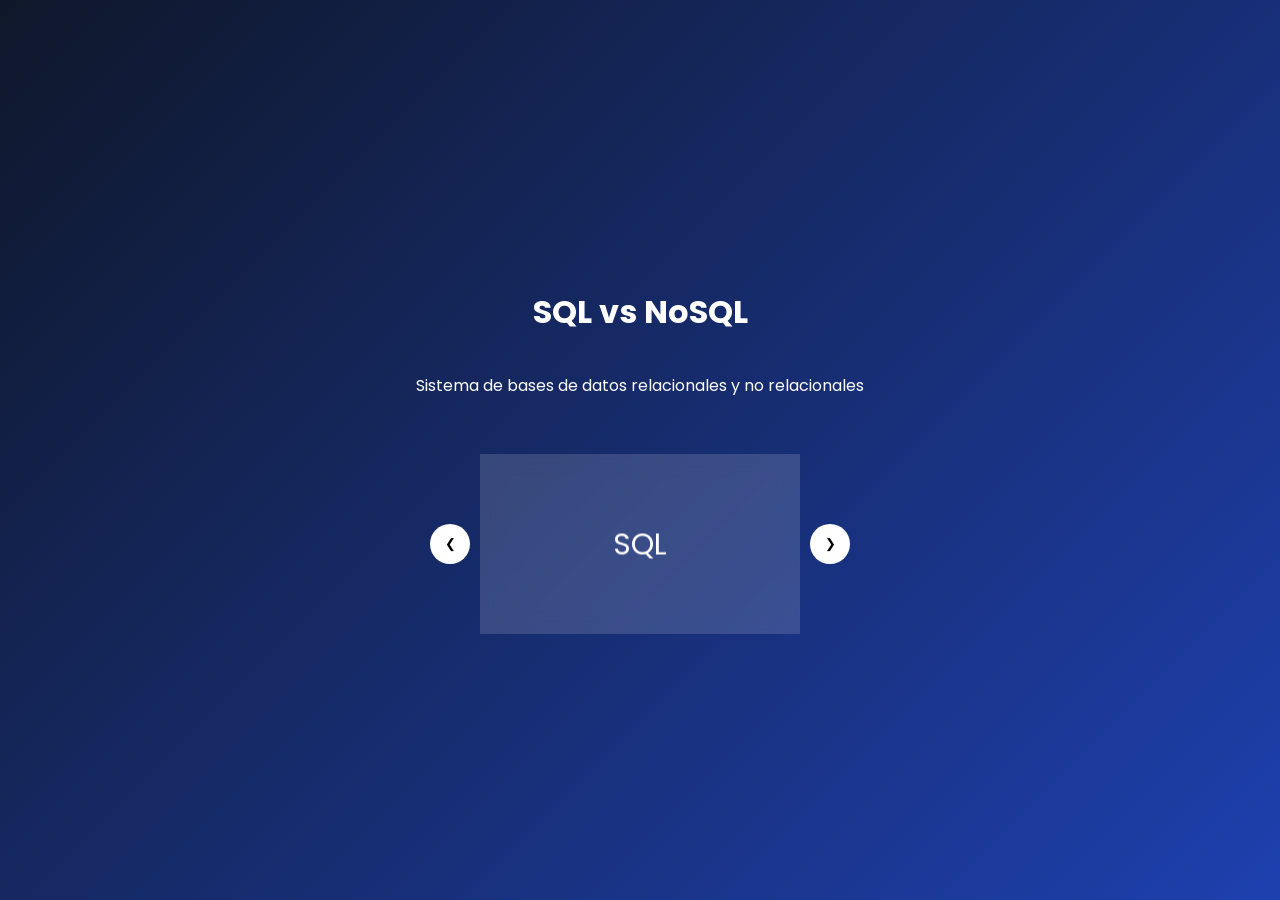
<file: index.html>
<!DOCTYPE html>
<html lang="es">
<head>
    <meta charset="UTF-8">
    <meta name="viewport" content="width=device-width, initial-scale=1.0">
    <title>SQL vs NoSQL</title>

    <link rel="stylesheet" href="styles/index.css">
    <link href="https://fonts.googleapis.com/css2?family=Poppins:wght@300;500;600;700&display=swap" rel="stylesheet">
</head>

<body>

<header class="hero">

    <h1>SQL vs NoSQL</h1>
    <p>Sistema de bases de datos relacionales y no relacionales</p>

    <!-- CARRUSEL CARTAS -->
    <div class="carousel">

        <button class="btn" onclick="move(-1)">❮</button>

        <div class="viewport">
            <div class="track" id="track">

                <a href="html/1_sql.html" class="card">SQL</a>
                <a href="html/2_nosql.html" class="card">NoSQL</a>
                <a href="html/3_comparacion.html" class="card">Comparación</a>

            </div>
        </div>

        <button class="btn" onclick="move(1)">❯</button>

    </div>

</header>

<script src="scripts/script.js"></script>
</body>
</html>
</file>
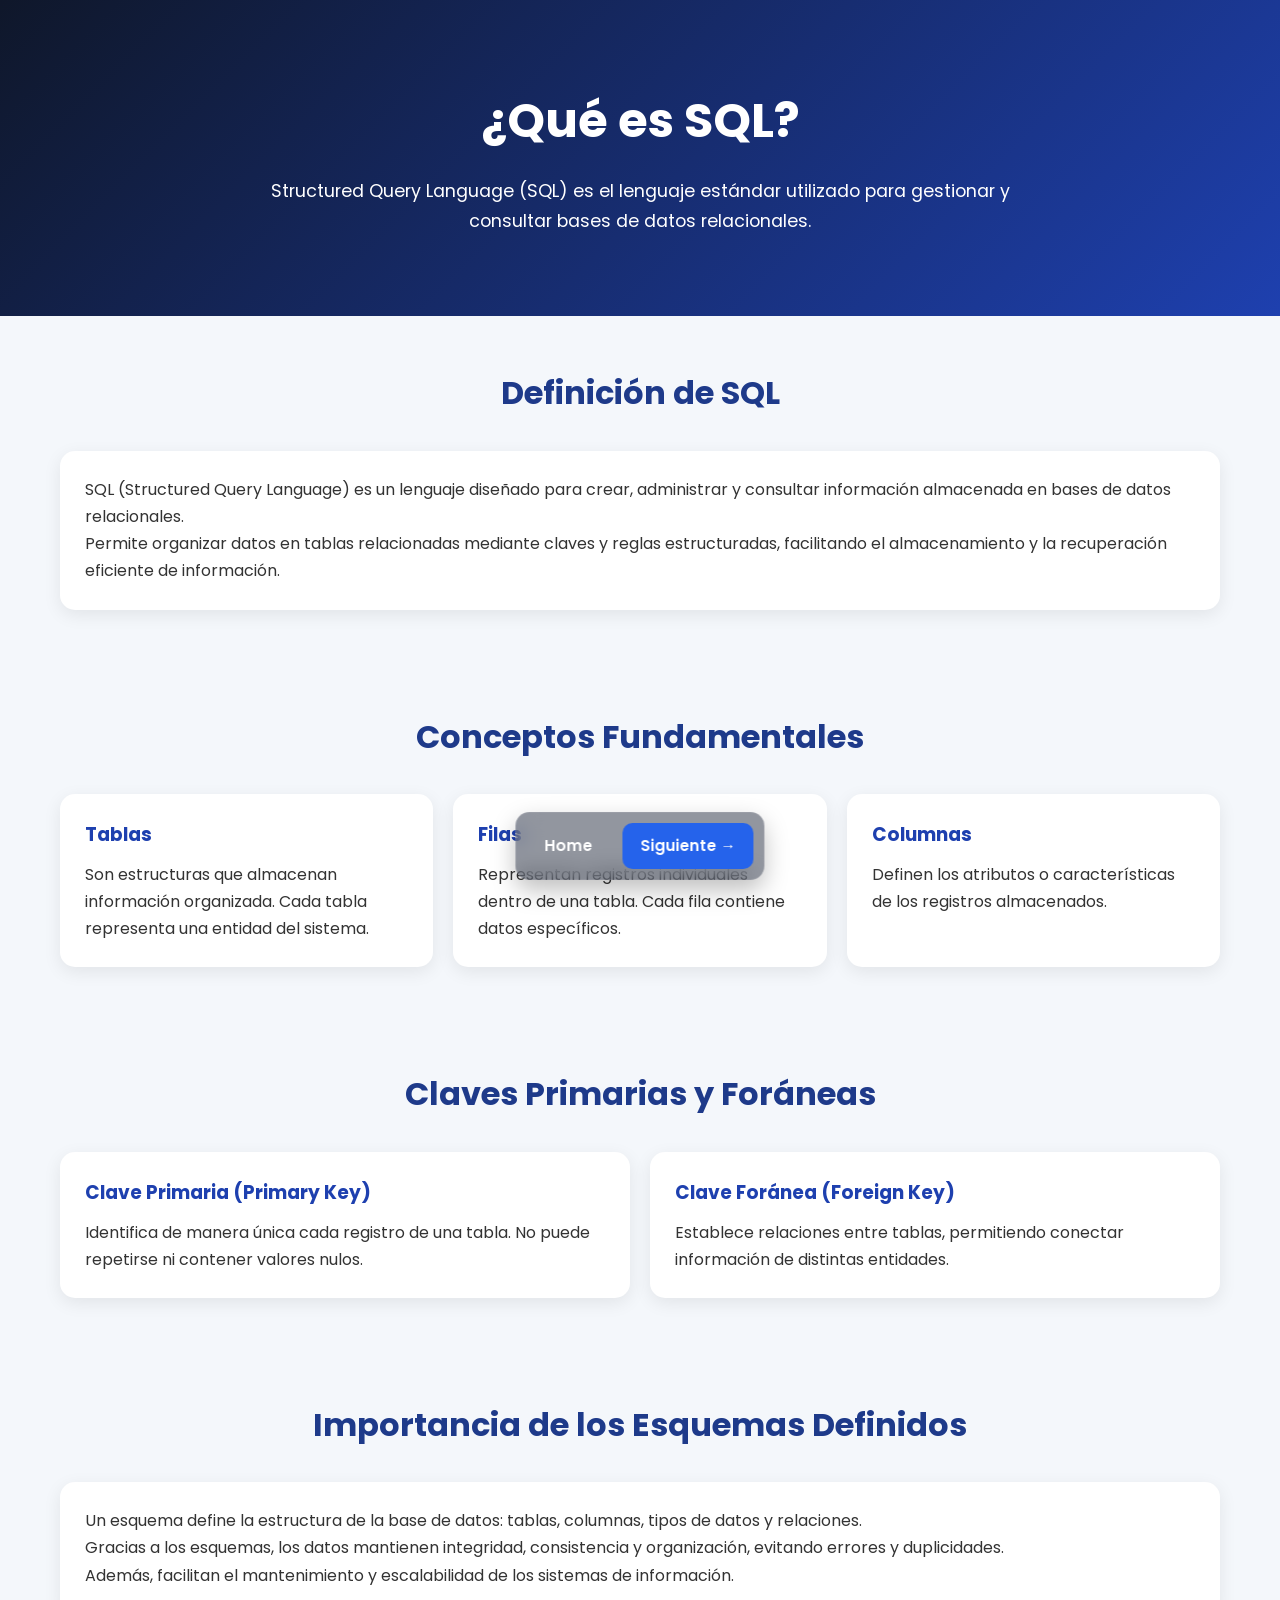
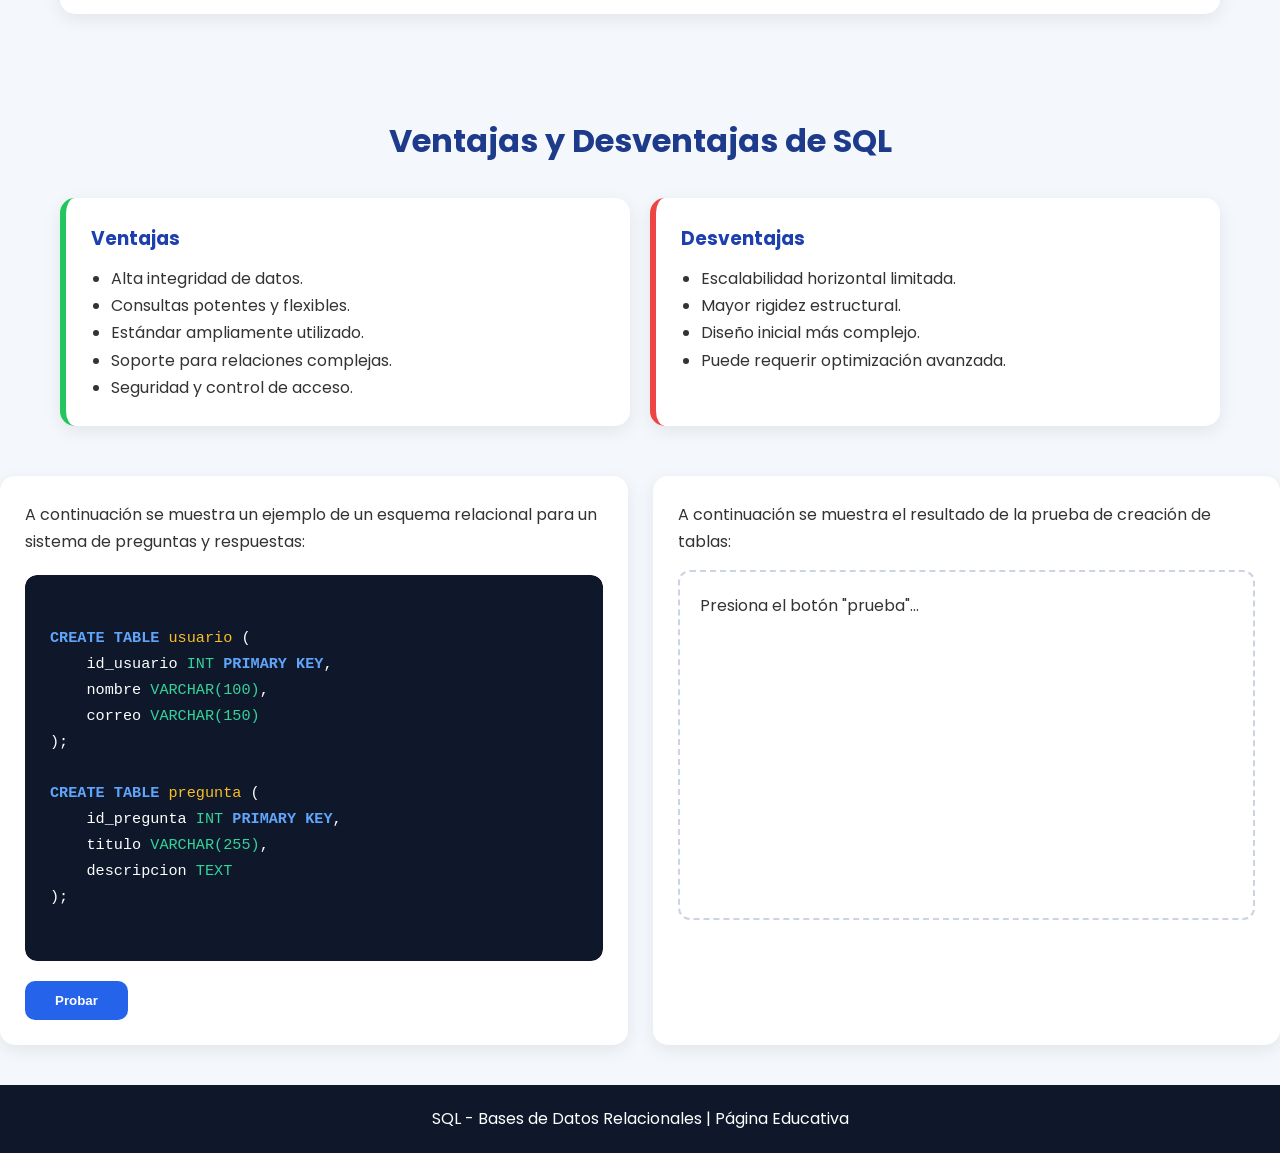
<file: html/1_sql.html>
<!DOCTYPE html>
<html lang="es">
<head>
    <meta charset="UTF-8">
    <meta name="viewport" content="width=device-width, initial-scale=1.0">
    <title>¿Qué es SQL?</title>

    <!-- Enlace al archivo CSS externo -->
    <link rel="stylesheet" href="../styles/1_sql.css">
    <!-- Fuente moderna de Google Fonts -->
    <link href="https://fonts.googleapis.com/css2?family=Poppins:wght@300;400;500;600;700&display=swap" rel="stylesheet">
</head>
<body>

    <!-- Encabezado principal -->
    <header class="hero">
        <div class="hero-content">
            <h1>¿Qué es SQL?</h1>
            <p>
                Structured Query Language (SQL) es el lenguaje estándar utilizado
                para gestionar y consultar bases de datos relacionales.
            </p>
        </div>
    </header>


    <main>

        <!-- Definición de SQL -->
        <section class="section">
            <h2>Definición de SQL</h2>

                        <!-- Barra de navegación flotante -->
            <div class="nav-bar">
                <a href="../index.html" class="nav-btn">Home</a>
                <a href="2_nosql.html" class="nav-btn primary">Siguiente →</a>
            </div>

            <div class="card">
                <p>
                    SQL (Structured Query Language) es un lenguaje diseñado para
                    crear, administrar y consultar información almacenada en
                    bases de datos relacionales.
                </p>

                <p>
                    Permite organizar datos en tablas relacionadas mediante claves
                    y reglas estructuradas, facilitando el almacenamiento y la
                    recuperación eficiente de información.
                </p>
            </div>
        </section>

        <!-- Conceptos fundamentales -->
        <section class="section">
            <h2>Conceptos Fundamentales</h2>

            <div class="cards-container">

                <div class="card">
                    <h3> Tablas</h3>
                    <p>
                        Son estructuras que almacenan información organizada.
                        Cada tabla representa una entidad del sistema.
                    </p>
                </div>

                <div class="card">
                    <h3> Filas</h3>
                    <p>
                        Representan registros individuales dentro de una tabla.
                        Cada fila contiene datos específicos.
                    </p>
                </div>

                <div class="card">
                    <h3> Columnas</h3>
                    <p>
                        Definen los atributos o características de los registros
                        almacenados.
                    </p>
                </div>

            </div>
        </section>

        <!-- Claves -->
        <section class="section">
            <h2>Claves Primarias y Foráneas</h2>

            <div class="cards-container">

                <div class="card">
                    <h3> Clave Primaria (Primary Key)</h3>
                    <p>
                        Identifica de manera única cada registro de una tabla.
                        No puede repetirse ni contener valores nulos.
                    </p>
                </div>

                <div class="card">
                    <h3> Clave Foránea (Foreign Key)</h3>
                    <p>
                        Establece relaciones entre tablas, permitiendo conectar
                        información de distintas entidades.
                    </p>
                </div>

            </div>
        </section>

        <!-- Esquemas -->
        <section class="section">
            <h2>Importancia de los Esquemas Definidos</h2>

            <div class="card">
                <p>
                    Un esquema define la estructura de la base de datos:
                    tablas, columnas, tipos de datos y relaciones.
                </p>

                <p>
                    Gracias a los esquemas, los datos mantienen integridad,
                    consistencia y organización, evitando errores y duplicidades.
                </p>

                <p>
                    Además, facilitan el mantenimiento y escalabilidad de los
                    sistemas de información.
                </p>
            </div>
        </section>

        <!-- Ventajas y desventajas -->
        <section class="section">
            <h2>Ventajas y Desventajas de SQL</h2>

            <div class="cards-container">

                <div class="card success">
                    <h3>Ventajas</h3>
                    <ul>
                        <li>Alta integridad de datos.</li>
                        <li>Consultas potentes y flexibles.</li>
                        <li>Estándar ampliamente utilizado.</li>
                        <li>Soporte para relaciones complejas.</li>
                        <li>Seguridad y control de acceso.</li>
                    </ul>
                </div>

                <div class="card danger">
                    <h3>Desventajas</h3>
                    <ul>
                        <li>Escalabilidad horizontal limitada.</li>
                        <li>Mayor rigidez estructural.</li>
                        <li>Diseño inicial más complejo.</li>
                        <li>Puede requerir optimización avanzada.</li>
                    </ul>
                </div>

            </div>
        </section>

<div class="practica-container">

    <!-- Columna izquierda -->
    <div class="card practica-sql">
        <p>
            A continuación se muestra un ejemplo de un esquema relacional
            para un sistema de preguntas y respuestas:
        </p>

        <div class="code-container">
            <pre><code>
<span class="keyword">CREATE TABLE</span> <span class="table">usuario</span> (
    id_usuario <span class="type">INT</span> <span class="keyword">PRIMARY KEY</span>,
    nombre <span class="type">VARCHAR(100)</span>,
    correo <span class="type">VARCHAR(150)</span>
);

<span class="keyword">CREATE TABLE</span> <span class="table">pregunta</span> (
    id_pregunta <span class="type">INT</span> <span class="keyword">PRIMARY KEY</span>,
    titulo <span class="type">VARCHAR(255)</span>,
    descripcion <span class="type">TEXT</span>
);
            </code></pre>
        </div>

        <button class="btn-probar">Probar</button>
    </div>

    <!-- Columna derecha -->
    <div class="card practica-resultado">
        <p>
            A continuación se muestra el resultado de la prueba de creación de tablas:
        </p>

        <div class="result-box">
            Presiona el botón "prueba"...
        </div>
    </div>

</div>

    </main>

    <!-- Pie de página -->
    <footer>
        <p>SQL - Bases de Datos Relacionales | Página Educativa</p>
    </footer>

<script src="../scripts/script.js"></script>
</body>
</html>
</file>
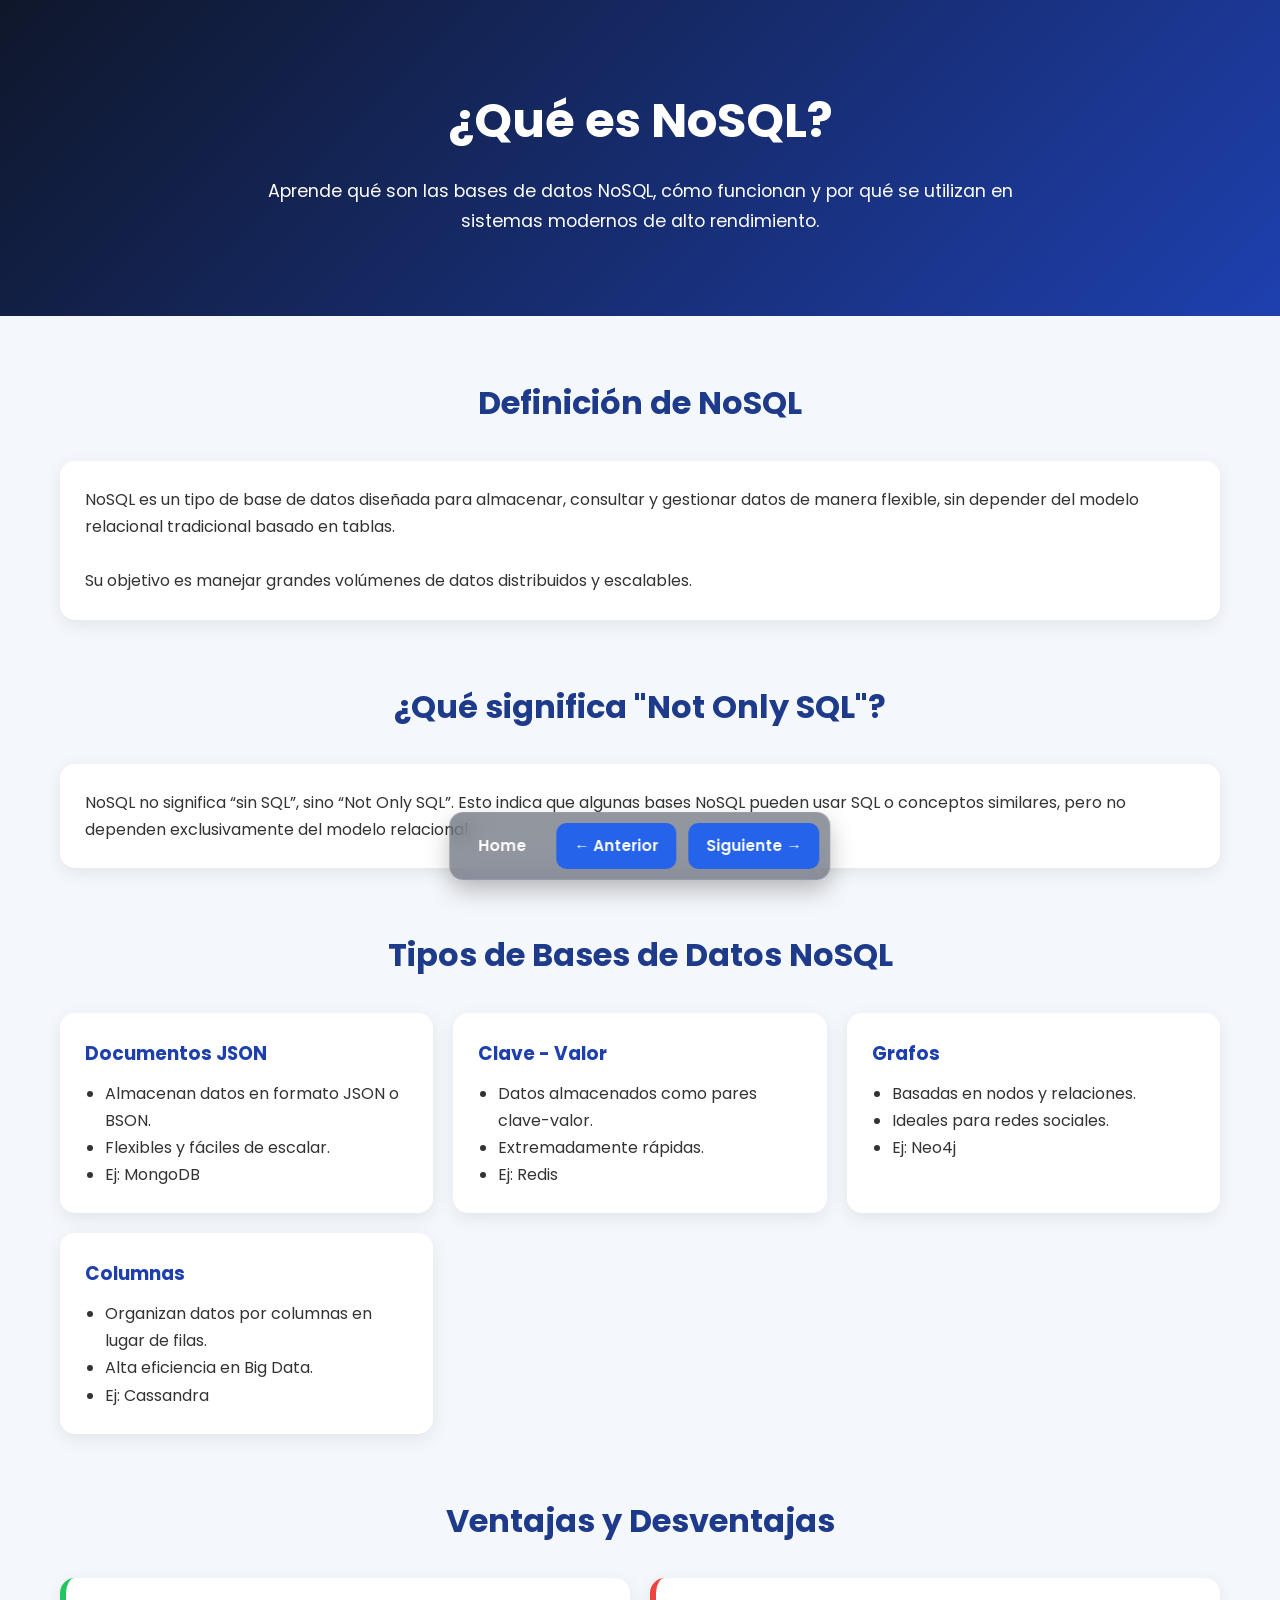
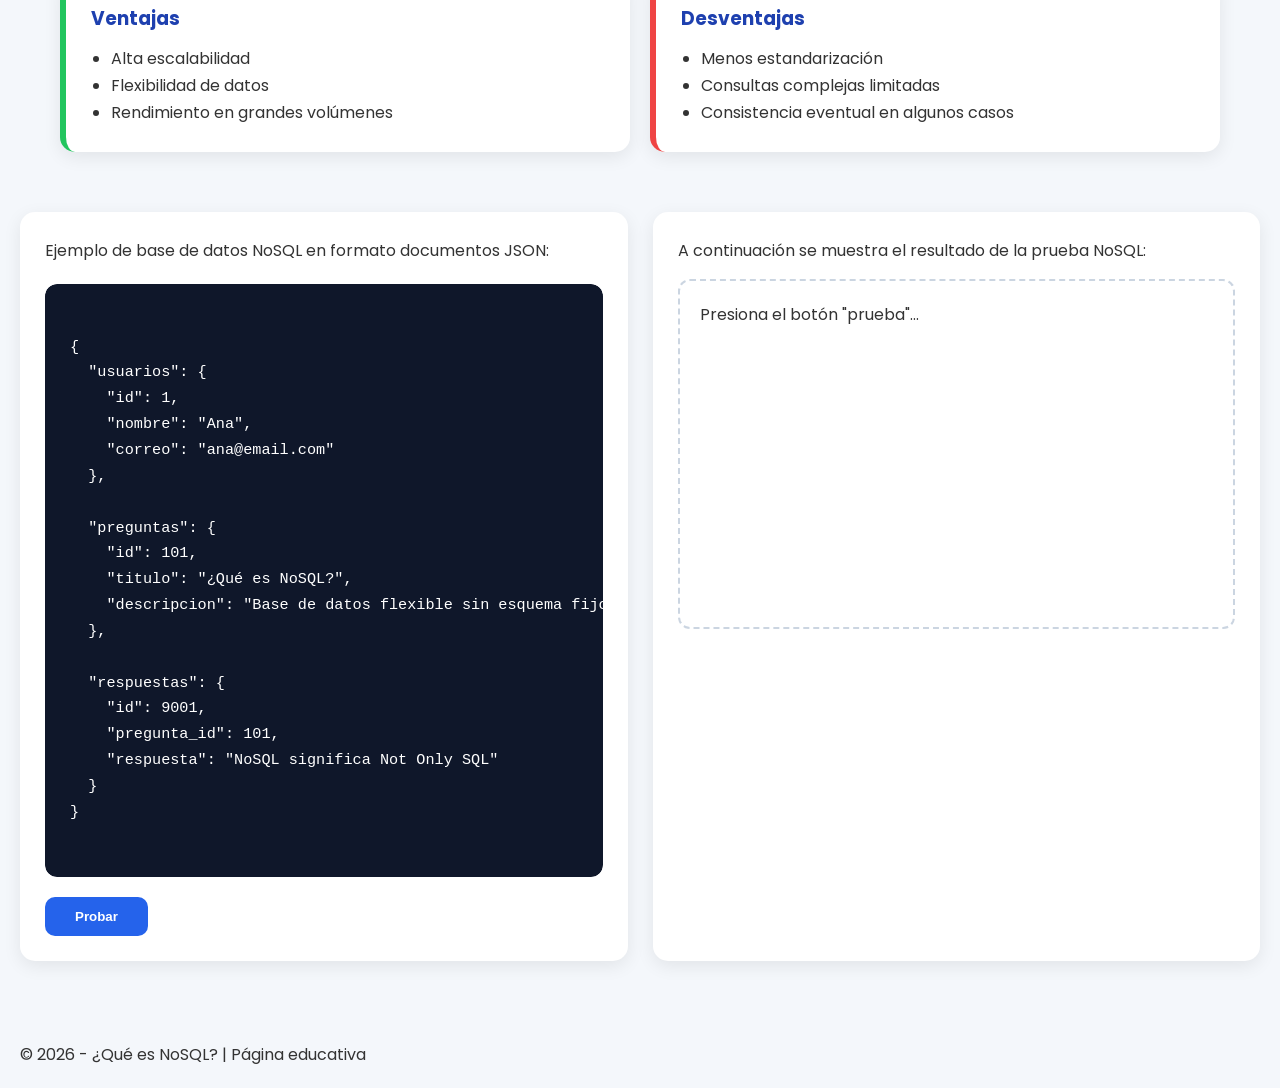
<file: html/2_nosql.html>
<!DOCTYPE html>
<html lang="es">
<head>
    <meta charset="UTF-8">
    <meta name="viewport" content="width=device-width, initial-scale=1.0">
    <title>¿Qué es NoSQL?</title>

    <!-- Fuente moderna -->
    <link href="https://fonts.googleapis.com/css2?family=Poppins:wght@300;400;600;700&display=swap" rel="stylesheet">

    <!-- CSS externo -->
    <link rel="stylesheet" href="../styles/2_nosql.css">
</head>

<body>

<header class="hero">
    <h1>¿Qué es NoSQL?</h1>
    <p>
        Aprende qué son las bases de datos NoSQL, cómo funcionan y por qué se utilizan en sistemas modernos de alto rendimiento.
    </p>
</header>

<section class="section">
    <h2>Definición de NoSQL</h2>
    <div class="card">
        <p>
            NoSQL es un tipo de base de datos diseñada para almacenar, consultar y gestionar datos de manera flexible,
            sin depender del modelo relacional tradicional basado en tablas.
        </p>
        <br>
        <p>
            Su objetivo es manejar grandes volúmenes de datos distribuidos y escalables.
        </p>
    </div>
</section>

        <div class="nav-bar">
            <a href="../index.html" class="nav-btn"> Home</a>
            <a href="1_sql.html" class="nav-btn primary">← Anterior</a>
            <a href="3_comparacion.html" class="nav-btn primary">Siguiente →</a>
        </div>

<section class="section">
    <h2>¿Qué significa "Not Only SQL"?</h2>
    <div class="card">
        <p>
            NoSQL no significa “sin SQL”, sino “Not Only SQL”.
            Esto indica que algunas bases NoSQL pueden usar SQL o conceptos similares,
            pero no dependen exclusivamente del modelo relacional.
        </p>
    </div>
</section>

<section class="section">
    <h2>Tipos de Bases de Datos NoSQL</h2>

    <div class="cards-container">

        <div class="card">
            <h3> Documentos JSON</h3>
            <ul>
                <li>Almacenan datos en formato JSON o BSON.</li>
                <li>Flexibles y fáciles de escalar.</li>
                <li>Ej: MongoDB</li>
            </ul>
        </div>

        <div class="card">
            <h3> Clave - Valor</h3>
            <ul>
                <li>Datos almacenados como pares clave-valor.</li>
                <li>Extremadamente rápidas.</li>
                <li>Ej: Redis</li>
            </ul>
        </div>

        <div class="card">
            <h3> Grafos</h3>
            <ul>
                <li>Basadas en nodos y relaciones.</li>
                <li>Ideales para redes sociales.</li>
                <li>Ej: Neo4j</li>
            </ul>
        </div>

        <div class="card">
            <h3> Columnas</h3>
            <ul>
                <li>Organizan datos por columnas en lugar de filas.</li>
                <li>Alta eficiencia en Big Data.</li>
                <li>Ej: Cassandra</li>
            </ul>
        </div>

    </div>
</section>


<section class="section">
    <h2>Ventajas y Desventajas</h2>

    <div class="cards-container">

        <div class="card success">
            <h3>Ventajas</h3>
            <ul>
                <li>Alta escalabilidad</li>
                <li>Flexibilidad de datos</li>
                <li>Rendimiento en grandes volúmenes</li>
            </ul>
        </div>

        <div class="card danger">
            <h3>Desventajas</h3>
            <ul>
                <li>Menos estandarización</li>
                <li>Consultas complejas limitadas</li>
                <li>Consistencia eventual en algunos casos</li>
            </ul>
        </div>

    </div>
</section>


<div class="practica-container">

    <!-- Columna izquierda -->
    <div class="card practica-sql">

        <p>
            Ejemplo de base de datos NoSQL en formato documentos JSON:
        </p>

        <div class="code-container">
            <pre><code>
{
  "usuarios": {
    "id": 1,
    "nombre": "Ana",
    "correo": "ana@email.com"
  },

  "preguntas": {
    "id": 101,
    "titulo": "¿Qué es NoSQL?",
    "descripcion": "Base de datos flexible sin esquema fijo"
  },

  "respuestas": {
    "id": 9001,
    "pregunta_id": 101,
    "respuesta": "NoSQL significa Not Only SQL"
  }
}
            </code></pre>
        </div>

        <button class="btn-probar">Probar</button>
    </div>

    <!-- Columna derecha -->
    <div class="card practica-resultado">

        <p>
            A continuación se muestra el resultado de la prueba NoSQL:
        </p>

        <div class="result-box">
            Presiona el botón "prueba"...
        </div>

    </div>

</div>

<footer>
    <p>© 2026 - ¿Qué es NoSQL? | Página educativa</p>
</footer>

<!-- JS -->
<script src="../scripts/script.js"></script>

</body>
</html>
</file>
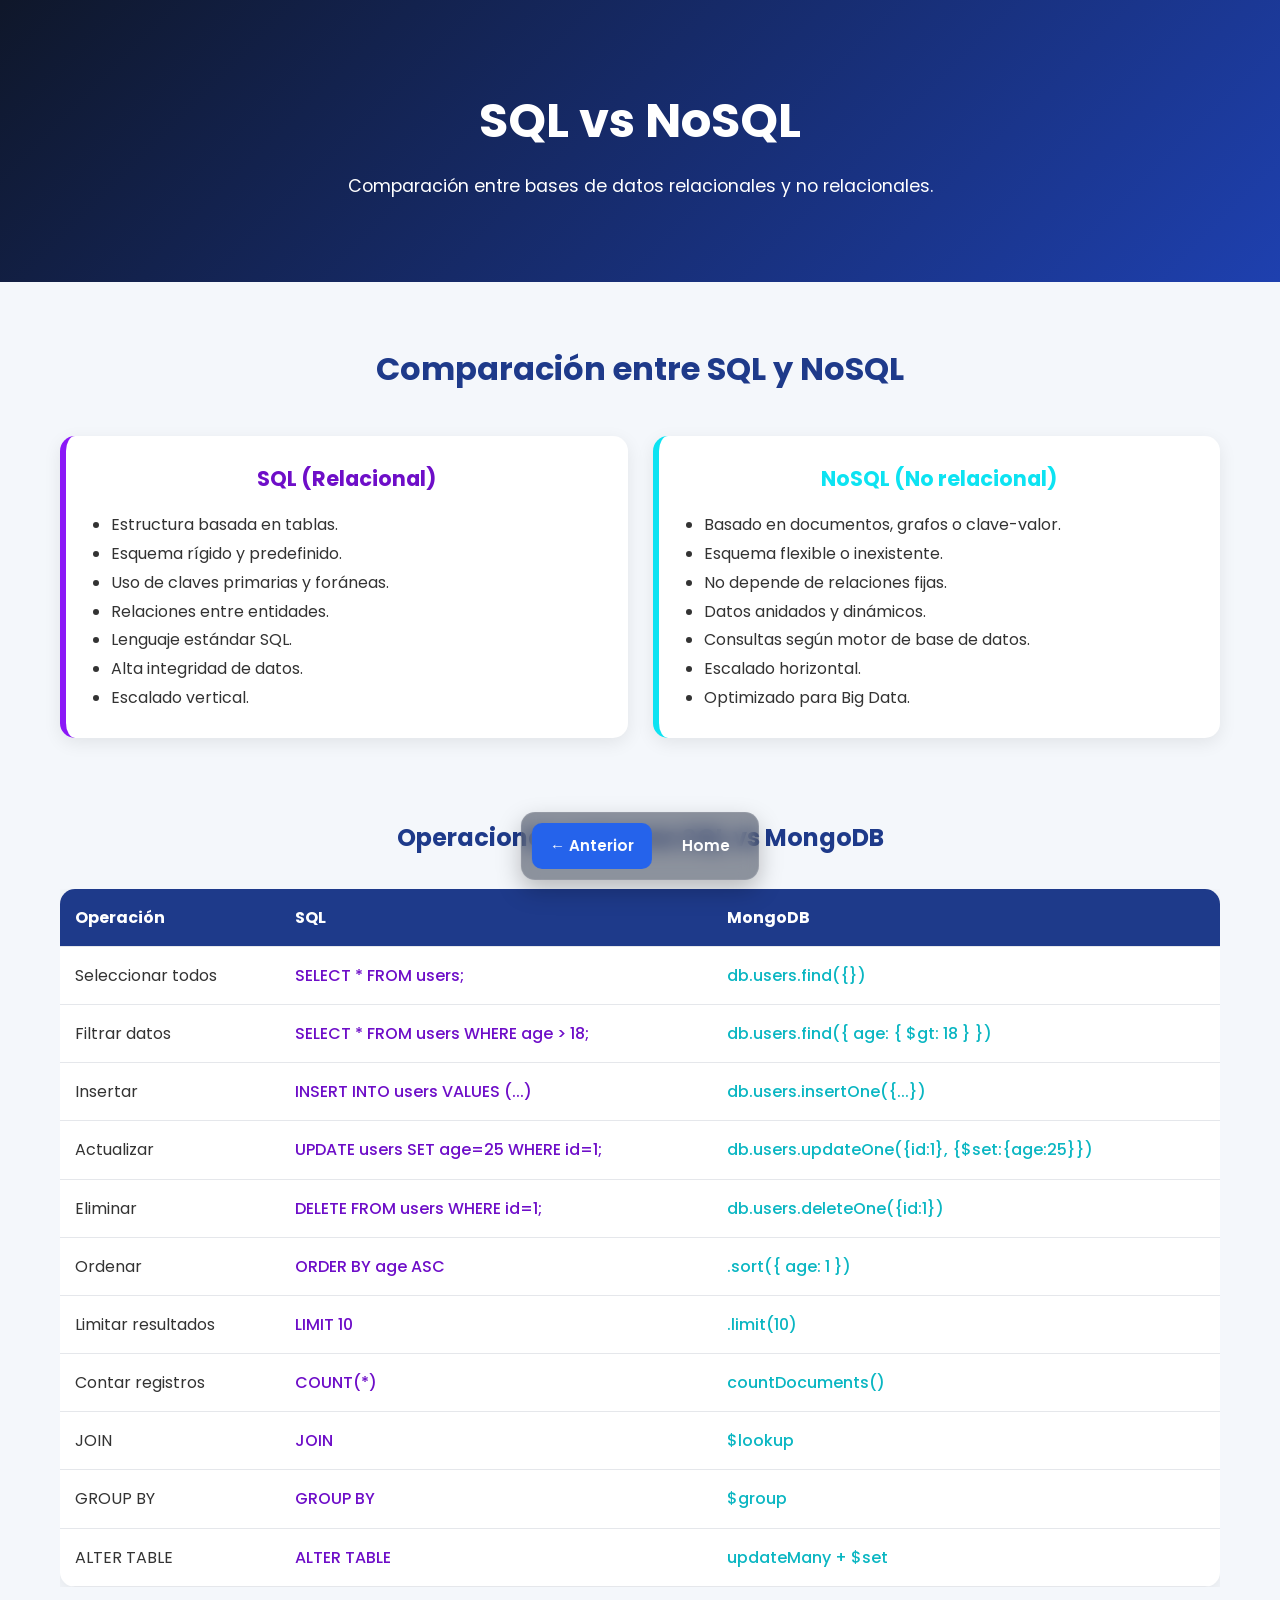
<file: html/3_comparacion.html>
<!DOCTYPE html>
<html lang="es">
<head>
    <meta charset="UTF-8">
    <meta name="viewport" content="width=device-width, initial-scale=1.0">
    <title>Comparación SQL vs NoSQL</title>

    <!-- CSS externo -->
    <link rel="stylesheet" href="../styles/3_comparacion.css">

    <!-- Fuente -->
    <link href="https://fonts.googleapis.com/css2?family=Poppins:wght@300;400;500;600;700&display=swap" rel="stylesheet">
</head>

<body>
    <header class="hero">
        <h1>SQL vs NoSQL</h1>
        <p>
            Comparación entre bases de datos relacionales y no relacionales.
        </p>
    </header>
    <main>

            <div class="nav-bar">
                <a href="2_nosql.html" class="nav-btn primary">← Anterior</a>
                <a href="../index.html" class="nav-btn"> Home</a>
            </div>

        <section class="compare-section">

            <h2>Comparación entre SQL y NoSQL</h2>

            <div class="compare-container">

                <!-- SQL -->
                <div class="compare-card sql">

                    <h3>SQL (Relacional)</h3>

                    <ul>
                        <li>Estructura basada en tablas.</li>
                        <li>Esquema rígido y predefinido.</li>
                        <li>Uso de claves primarias y foráneas.</li>
                        <li>Relaciones entre entidades.</li>
                        <li>Lenguaje estándar SQL.</li>
                        <li>Alta integridad de datos.</li>
                        <li>Escalado vertical.</li>
                    </ul>

                </div>

                <!-- NoSQL -->
                <div class="compare-card nosql">

                    <h3>NoSQL (No relacional)</h3>

                    <ul>
                        <li>Basado en documentos, grafos o clave-valor.</li>
                        <li>Esquema flexible o inexistente.</li>
                        <li>No depende de relaciones fijas.</li>
                        <li>Datos anidados y dinámicos.</li>
                        <li>Consultas según motor de base de datos.</li>
                        <li>Escalado horizontal.</li>
                        <li>Optimizado para Big Data.</li>
                    </ul>

                </div>

            </div>

        </section>

        <!-- OPERACIONES -->

<section class="operations-section">

    <h2>Operaciones comunes SQL vs MongoDB</h2>

    <div class="table-container">

        <table>

            <thead>
                <tr>
                    <th>Operación</th>
                    <th>SQL</th>
                    <th>MongoDB</th>
                </tr>
            </thead>

            <tbody>

                <tr>
                    <td>Seleccionar todos</td>
                    <td>SELECT * FROM users;</td>
                    <td>db.users.find({})</td>
                </tr>

                <tr>
                    <td>Filtrar datos</td>
                    <td>SELECT * FROM users WHERE age > 18;</td>
                    <td>db.users.find({ age: { $gt: 18 } })</td>
                </tr>

                <tr>
                    <td>Insertar</td>
                    <td>INSERT INTO users VALUES (...)</td>
                    <td>db.users.insertOne({...})</td>
                </tr>

                <tr>
                    <td>Actualizar</td>
                    <td>UPDATE users SET age=25 WHERE id=1;</td>
                    <td>db.users.updateOne({id:1}, {$set:{age:25}})</td>
                </tr>

                <tr>
                    <td>Eliminar</td>
                    <td>DELETE FROM users WHERE id=1;</td>
                    <td>db.users.deleteOne({id:1})</td>
                </tr>

                <tr>
                    <td>Ordenar</td>
                    <td>ORDER BY age ASC</td>
                    <td>.sort({ age: 1 })</td>
                </tr>

                <tr>
                    <td>Limitar resultados</td>
                    <td>LIMIT 10</td>
                    <td>.limit(10)</td>
                </tr>

                <tr>
                    <td>Contar registros</td>
                    <td>COUNT(*)</td>
                    <td>countDocuments()</td>
                </tr>

                <tr>
                    <td>JOIN</td>
                    <td>JOIN</td>
                    <td>$lookup</td>
                </tr>

                <tr>
                    <td>GROUP BY</td>
                    <td>GROUP BY</td>
                    <td>$group</td>
                </tr>

                <tr>
                    <td>ALTER TABLE</td>
                    <td>ALTER TABLE</td>
                    <td>updateMany + $set</td>
                </tr>

            </tbody>

        </table>

    </div>

</section>

    </main>

</body>
</html>
</file>
<file: styles/index.css>
body {
    margin: 0;
    font-family: 'Poppins', sans-serif;
    background: linear-gradient(135deg, #0f172a, #1e40af);
    color: white;
}

/* HERO */
.hero {
    min-height: 100vh;
    display: flex;
    flex-direction: column;
    justify-content: center;
    text-align: center;
}

/* CARRUSEL */
.carousel {
    display: flex;
    align-items: center;
    justify-content: center;
    margin-top: 40px;
    gap: 10px;
}

/* VENTANA */
.viewport {
    width: 320px;
    overflow: hidden;
    perspective: 1000px;
}

/* PISTA */
.track {
    display: flex;
    transition: transform 0.6s ease;
}

/* CARTAS */
.card {
    min-width: 320px;
    height: 180px;
    margin: 0;           
    padding: 0 10px;       
    box-sizing: border-box;

    border-radius: 20px;
    background: rgba(255,255,255,0.15);
    backdrop-filter: blur(10px);

    display: flex;
    align-items: center;
    justify-content: center;

    font-size: 1.8rem;
    text-decoration: none;
    color: white;

    transform: scale(0.85);
    opacity: 0.6;
    transition: 0.4s;

    position: relative;
    z-index: 1;
    pointer-events: auto;
}

/* BOTÓN CENTRAL (ACTIVO) */
.card.active {
    transform: scale(1.05);
    opacity: 1;
}

/* BOTONES */
.btn {
    background: white;
    border: none;
    width: 40px;
    height: 40px;
    border-radius: 50%;
    cursor: pointer;
}
</file>
<file: styles/1_sql.css>
* {
    margin: 0;
    padding: 0;
    box-sizing: border-box;
}

body {
    font-family: 'Poppins', sans-serif;
    background: #f4f7fb;
    color: #333;
    line-height: 1.7;
}


.hero {
    background: linear-gradient(135deg, #0f172a, #1e40af);
    color: white;
    text-align: center;
    padding: 80px 20px;
}

.hero h1 {
    font-size: 3rem;
    margin-bottom: 15px;
}

.hero p {
    max-width: 800px;
    margin: auto;
    font-size: 1.1rem;
}


.section {
    max-width: 1200px;
    margin: auto;
    padding: 50px 20px;
}

.section h2 {
    text-align: center;
    margin-bottom: 30px;
    color: #1e3a8a;
    font-size: 2rem;
}

.cards-container {
    display: grid;
    grid-template-columns: repeat(auto-fit, minmax(280px, 1fr));
    gap: 20px;
}

.card {
    background: white;
    padding: 25px;
    border-radius: 15px;
    box-shadow: 0 5px 18px rgba(0,0,0,0.08);
    transition: 0.3s;
}

.card:hover {
    transform: translateY(-6px);
}

.card h3 {
    margin-bottom: 10px;
    color: #1e40af;
}

.card ul {
    margin-left: 20px;
}

.success {
    border-left: 6px solid #22c55e;
}

.danger {
    border-left: 6px solid #ef4444;
}

.code-container {
    margin-top: 20px;
    border-radius: 12px;
    overflow: auto;
}

pre {
    background: #0f172a;
    color: white;
    padding: 25px;
    border-radius: 12px;
    font-size: 0.95rem;
}

code {
    font-family: Consolas, monospace;
}

/* Palabras reservadas SQL */
.keyword {
    color: #60a5fa;
    font-weight: bold;
}

/* Nombres de tablas */
.table {
    color: #fbbf24;
}

/* Tipos de datos */
.type {
    color: #34d399;
}


footer {
    background: #0f172a;
    color: white;
    text-align: center;
    padding: 20px;
    margin-top: 40px;
}


@media (max-width: 768px) {

    .hero h1 {
        font-size: 2.2rem;
    }

    .section h2 {
        font-size: 1.7rem;
    }

    .card {
        padding: 20px;
    }

    pre {
        font-size: 0.8rem;
    }
}


.practica-container {
    display: flex;
    gap: 25px;
    align-items: stretch;
}

.practica-sql {
    flex: 1;
}

.practica-resultado {
    flex: 1;
}

.btn-probar {
    margin-top: 20px;
    background: #2563eb;
    color: white;
    border: none;
    padding: 12px 30px;
    border-radius: 10px;
    cursor: pointer;
    font-weight: 600;
    transition: 0.3s;
}

.btn-probar:hover {
    background: #1d4ed8;
}

.result-box {
    background: #fff;
    min-height: 350px;
    border: 2px dashed #cbd5e1;
    border-radius: 12px;
    padding: 20px;
    margin-top: 15px;
}

.tabla-visual {
    background: white;
    border: 2px solid #2563eb;
    border-radius: 12px;
    overflow: hidden;
    margin-bottom: 20px;
    animation: aparecer 0.6s ease;
}

.tabla-titulo {
    background: #2563eb;
    color: white;
    padding: 12px;
    font-weight: 600;
    text-align: center;
}

.campo {
    padding: 12px;
    border-top: 1px solid #e2e8f0;
}

.pk {
    background: #dbeafe;
    font-weight: bold;
}

.pk span {
    float: right;
    background: #fbbf24;
    color: #000;
    padding: 2px 8px;
    border-radius: 6px;
    font-size: 0.8rem;
}

@keyframes aparecer {
    from {
        opacity: 0;
        transform: translateY(20px);
    }
    to {
        opacity: 1;
        transform: translateY(0);
    }
}

.nav-bar {
    position: fixed;
    bottom: 20px;
    left: 50%;
    transform: translateX(-50%);
    display: flex;
    gap: 12px;
    background: rgba(15, 23, 42, 0.45);
    backdrop-filter: blur(12px);
    border: 1px solid rgba(255, 255, 255, 0.08);
    padding: 10px;
    border-radius: 14px;
    box-shadow: 0 10px 25px rgba(0,0,0,0.25);
    backdrop-filter: blur(10px);
    z-index: 1000;
}

.nav-btn {
    text-decoration: none;
    color: white;
    padding: 10px 18px;
    border-radius: 10px;
    font-weight: 600;
    transition: 0.25s;
    font-size: 0.95rem;
}

.nav-btn:hover {
    transform: translateY(-2px);
    opacity: 0.9;
}

.nav-btn.primary {
    background: #2563eb;
}

.nav-btn.primary:hover {
    background: #1d4ed8;
}
</file>
<file: styles/2_nosql.css>
/* =====================================
   RESET
===================================== */
* {
    margin: 0;
    padding: 0;
    box-sizing: border-box;
}

/* =====================================
   BODY
===================================== */
body {
    font-family: 'Poppins', sans-serif;
    background: #f4f7fb;
    color: #333;
    line-height: 1.7;
}

/* =====================================
   HERO
===================================== */
.hero {
    background: linear-gradient(135deg, #0f172a, #1e40af);
    color: white;
    text-align: center;
    padding: 80px 20px;
}

.hero h1 {
    font-size: 3rem;
    margin-bottom: 15px;
}

.hero p {
    max-width: 800px;
    margin: auto;
    font-size: 1.1rem;
}

/* =====================================
   SECCIONES
===================================== */
.section {
    max-width: 1200px;
    margin: 60px auto;
    padding: 0 20px;
}

.section h2 {
    text-align: center;
    margin-bottom: 30px;
    color: #1e3a8a;
    font-size: 2rem;
}

/* =====================================
   CARDS
===================================== */
.cards-container {
    display: grid;
    grid-template-columns: repeat(auto-fit, minmax(280px, 1fr));
    gap: 20px;
}

.card {
    background: white;
    padding: 25px;
    border-radius: 15px;
    box-shadow: 0 5px 18px rgba(0,0,0,0.08);
    transition: 0.3s;
}

.card:hover {
    transform: translateY(-6px);
}

.card h3 {
    margin-bottom: 10px;
    color: #1e40af;
}

.card ul {
    margin-left: 20px;
}

.success {
    border-left: 6px solid #22c55e;
}

.danger {
    border-left: 6px solid #ef4444;
}

/* =====================================
   CÓDIGO
===================================== */
.code-container {
    margin-top: 20px;
    border-radius: 12px;
    overflow: auto;
}

pre {
    background: #0f172a;
    color: white;
    padding: 25px;
    border-radius: 12px;
    font-size: 0.95rem;
}

code {
    font-family: Consolas, monospace;
}

/* =====================================
   PRÁCTICA (NUEVO - DEL SEGUNDO CSS)
===================================== */
.practica-container {
    display: flex;
    gap: 25px;
    width: 100%;
    margin: 60px 0;
    padding: 0 20px;
}

.practica-sql,
.practica-resultado {
    flex: 1;
    min-width: 0;
}

@media (max-width: 768px) {
    .practica-container {
        flex-direction: column;
    }
}

/* Botón */
.btn-probar {
    margin-top: 20px;
    background: #2563eb;
    color: white;
    border: none;
    padding: 12px 30px;
    border-radius: 10px;
    cursor: pointer;
    font-weight: 600;
    transition: 0.3s;
}

.btn-probar:hover {
    background: #1d4ed8;
}

/* Resultado */
.result-box {
    background: #fff;
    min-height: 350px;
    border: 2px dashed #cbd5e1;
    border-radius: 12px;
    padding: 20px;
    margin-top: 15px;
    animation: aparecer 0.5s ease;
}

/* Animación */
@keyframes aparecer {
    from {
        opacity: 0;
        transform: translateY(20px);
    }
    to {
        opacity: 1;
        transform: translateY(0);
    }
}

/* =====================================
   FOOTER
===================================== */
footer {
    padding: 20px;
    margin-top: 40px;
}

/* =====================================
   NAV BAR
===================================== */
.nav-bar {
    position: fixed;
    bottom: 20px;
    left: 50%;
    transform: translateX(-50%);
    display: flex;
    gap: 12px;
    background: rgba(15, 23, 42, 0.45);
    backdrop-filter: blur(12px);
    border: 1px solid rgba(255, 255, 255, 0.08);
    padding: 10px;
    border-radius: 14px;
    box-shadow: 0 10px 25px rgba(0,0,0,0.25);
    z-index: 1000;
}

.nav-btn {
    text-decoration: none;
    color: white;
    padding: 10px 18px;
    border-radius: 10px;
    font-weight: 600;
    transition: 0.25s;
    font-size: 0.95rem;
}

.nav-btn:hover {
    transform: translateY(-2px);
    opacity: 0.9;
}

.nav-btn.primary {
    background: #2563eb;
}

.nav-btn.primary:hover {
    background: #1d4ed8;
}

/* =====================================
   RESPONSIVE
===================================== */
@media (max-width: 768px) {

    .hero h1 {
        font-size: 2.2rem;
    }

    .section h2 {
        font-size: 1.7rem;
    }

    .card {
        padding: 20px;
    }

    pre {
        font-size: 0.8rem;
    }

.practica-container {
    display: flex;
    gap: 25px;

    width: 100%;
    max-width: 1200px;

    margin: 60px auto;
    padding: 0;

    box-sizing: border-box;
}
}
</file>
<file: styles/3_comparacion.css>
/* =====================================
   ESTILO GENERAL
===================================== */

* {
    margin: 0;
    padding: 0;
    box-sizing: border-box;
}

body {
    font-family: 'Poppins', sans-serif;
    background: #f4f7fb;
    color: #333;
    line-height: 1.7;
}

/* =====================================
   HERO
===================================== */

.hero {
    background: linear-gradient(135deg, #0f172a, #1e40af);
    color: white;
    text-align: center;
    padding: 80px 20px;

    /* animación entrada */
    animation: fadeDown 0.8s ease;
}

.hero h1 {
    font-size: 3rem;
    margin-bottom: 10px;
}

.hero p {
    font-size: 1.1rem;
    max-width: 700px;
    margin: auto;
}

/* =====================================
   SECCIÓN
===================================== */

.compare-section {
    max-width: 1200px;
    margin: auto;
    padding: 60px 20px;

    animation: fadeUp 0.8s ease;
}

.compare-section h2 {
    text-align: center;
    font-size: 2rem;
    margin-bottom: 40px;
    color: #1e3a8a;
}

/* =====================================
   CONTENEDOR
===================================== */

.compare-container {
    display: grid;
    grid-template-columns: repeat(auto-fit, minmax(300px, 1fr));
    gap: 25px;
}

/* =====================================
   TARJETAS
===================================== */

.compare-card {
    background: white;
    padding: 25px;
    border-radius: 15px;
    box-shadow: 0 5px 18px rgba(0,0,0,0.08);

    /* animación base */
    animation: fadeUp 0.6s ease;
    transition: transform 0.2s ease, box-shadow 0.2s ease;
}

/* hover suave */
.compare-card:hover {
    transform: translateY(-5px);
    box-shadow: 0 10px 25px rgba(0,0,0,0.12);
}

/* TÍTULOS */
.compare-card h3 {
    text-align: center;
    margin-bottom: 15px;
    font-size: 1.3rem;
}

/* LISTAS */
.compare-card ul {
    margin-left: 20px;
    line-height: 1.8;
}

/* =====================================
   SQL
===================================== */

.compare-card.sql {
    border-left: 6px solid hsl(271, 93%, 53%);
}

.compare-card.sql h3 {
    color: hsl(271, 87%, 42%);
}

/* NoSQL */
.compare-card.nosql {
    border-left: 6px solid hsl(184, 90%, 50%);
}

.compare-card.nosql h3 {
    color: hsl(184, 90%, 50%);
}

/* =====================================
   ANIMACIONES
===================================== */

@keyframes fadeUp {
    from {
        opacity: 0;
        transform: translateY(20px);
    }
    to {
        opacity: 1;
        transform: translateY(0);
    }
}

@keyframes fadeDown {
    from {
        opacity: 0;
        transform: translateY(-20px);
    }
    to {
        opacity: 1;
        transform: translateY(0);
    }
}

/* =====================================
   RESPONSIVE
===================================== */

@media (max-width: 768px) {

    .hero h1 {
        font-size: 2.2rem;
    }

    .compare-section h2 {
        font-size: 1.6rem;
    }

    .compare-card {
        padding: 20px;
    }
}

/* =====================================
   TABLA SQL VS MONGODB
===================================== */

.operations-section {
    max-width: 1200px;
    margin: auto;
    padding: 20px;
}

.operations-section h2 {
    text-align: center;
    margin-bottom: 30px;
    color: #1e3a8a;
}

.table-container {
    overflow-x: auto;
}

table {
    width: 100%;
    border-collapse: collapse;
    background: white;
    border-radius: 15px;
    overflow: hidden;
    box-shadow: 0 5px 18px rgba(0,0,0,0.08);
}

thead {
    background: #1e3a8a;
    color: white;
}

th,
td {
    padding: 15px;
    border-bottom: 1px solid #e5e7eb;
    text-align: left;
}

tbody tr:hover {
    background: #f8fafc;
}

td:nth-child(2) {
    color: hsl(271, 87%, 42%);
    font-weight: 500;
}

td:nth-child(3) {
    color: hsl(184, 90%, 40%);
    font-weight: 500;
}

/* =====================================
   TABLA SQL VS MONGODB
===================================== */

.operations-section {
    max-width: 1200px;
    margin: auto;
    padding: 20px;

    animation: slideFromLeft 0.8s ease;
}

.operations-section h2 {
    text-align: center;
    margin-bottom: 30px;
    color: #1e3a8a;
}

.table-container {
    overflow-x: auto;
    animation: slideFromLeft 1s ease;
}

table {
    width: 100%;
    border-collapse: collapse;
    background: white;
    border-radius: 15px;
    overflow: hidden;
    box-shadow: 0 5px 18px rgba(0,0,0,0.08);

    transition: transform 0.3s ease,
                box-shadow 0.3s ease;
}

/* Hover de toda la tabla */
table:hover {
    transform: translateY(-4px);
    box-shadow: 0 12px 25px rgba(0,0,0,0.12);
}

thead {
    background: #1e3a8a;
    color: white;
}

th,
td {
    padding: 15px;
    border-bottom: 1px solid #e5e7eb;
    text-align: left;

    transition: background 0.2s ease,
                color 0.2s ease;
}

/* Hover por fila */
tbody tr:hover {
    background: #f8fafc;
    transform: scale(1.01);
}

/* Columna SQL */
td:nth-child(2) {
    color: hsl(271, 87%, 42%);
    font-weight: 500;
}

/* Columna MongoDB */
td:nth-child(3) {
    color: hsl(184, 90%, 40%);
    font-weight: 500;
}

/* =====================================
   ANIMACIÓN FILAS
===================================== */

tbody tr {
    opacity: 0;
    animation: slideFromLeft 0.6s ease forwards;
}

tbody tr:nth-child(1)  { animation-delay: 0.1s; }
tbody tr:nth-child(2)  { animation-delay: 0.2s; }
tbody tr:nth-child(3)  { animation-delay: 0.3s; }
tbody tr:nth-child(4)  { animation-delay: 0.4s; }
tbody tr:nth-child(5)  { animation-delay: 0.5s; }
tbody tr:nth-child(6)  { animation-delay: 0.6s; }
tbody tr:nth-child(7)  { animation-delay: 0.7s; }
tbody tr:nth-child(8)  { animation-delay: 0.8s; }
tbody tr:nth-child(9)  { animation-delay: 0.9s; }
tbody tr:nth-child(10) { animation-delay: 1s; }
tbody tr:nth-child(11) { animation-delay: 1.1s; }

/* =====================================
   KEYFRAMES
===================================== */

@keyframes slideFromLeft {
    from {
        opacity: 0;
        transform: translateX(-40px);
    }

    to {
        opacity: 1;
        transform: translateX(0);
    }
}


.nav-bar {
    position: fixed;
    bottom: 20px;
    left: 50%;
    transform: translateX(-50%);
    display: flex;
    gap: 12px;
    background: rgba(15, 23, 42, 0.45);
    backdrop-filter: blur(12px);
    border: 1px solid rgba(255, 255, 255, 0.08);
    padding: 10px;
    border-radius: 14px;
    box-shadow: 0 10px 25px rgba(0,0,0,0.25);
    backdrop-filter: blur(10px);
    z-index: 1000;
}

.nav-btn {
    text-decoration: none;
    color: white;
    padding: 10px 18px;
    border-radius: 10px;
    font-weight: 600;
    transition: 0.25s;
    font-size: 0.95rem;
}

.nav-btn:hover {
    transform: translateY(-2px);
    opacity: 0.9;
}

.nav-btn.primary {
    background: #2563eb;
}

.nav-btn.primary:hover {
    background: #1d4ed8;
}
</file>
